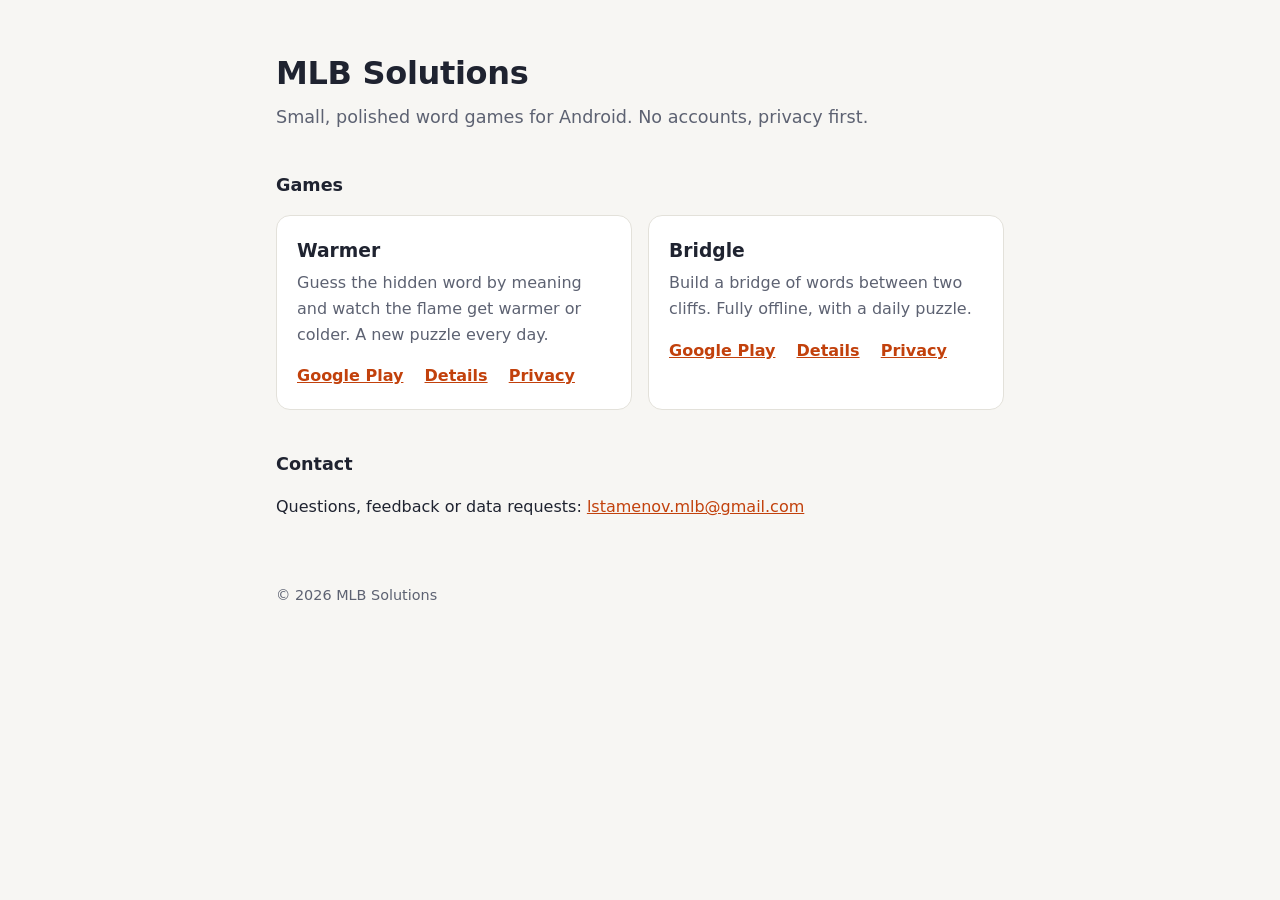
<file: index.html>
<!DOCTYPE html>
<html lang="en">
<head>
<meta charset="utf-8">
<meta name="viewport" content="width=device-width, initial-scale=1">
<title>MLB Solutions</title>
<meta name="description" content="MLB Solutions builds small, polished word games for Android. No accounts, privacy first.">
<link rel="stylesheet" href="/style.css">
</head>
<body>
<header>
  <h1>MLB Solutions</h1>
  <p class="lead">Small, polished word games for Android. No accounts, privacy first.</p>
</header>
<main>
  <h2>Games</h2>
  <div class="games">
    <section class="card">
      <h3>Warmer</h3>
      <p>Guess the hidden word by meaning and watch the flame get warmer or colder. A new puzzle every day.</p>
      <div class="links">
        <a href="https://play.google.com/store/apps/details?id=com.warmer.app">Google Play</a>
        <a href="/warmer/">Details</a>
        <a href="/warmer/privacy.html">Privacy</a>
      </div>
    </section>
    <section class="card">
      <h3>Bridgle</h3>
      <p>Build a bridge of words between two cliffs. Fully offline, with a daily puzzle.</p>
      <div class="links">
        <a href="https://play.google.com/store/apps/details?id=com.lyudmil.bridgle.app">Google Play</a>
        <a href="/bridgle/">Details</a>
        <a href="/bridgle/privacy.html">Privacy</a>
      </div>
    </section>
  </div>
  <h2>Contact</h2>
  <p>Questions, feedback or data requests: <a href="mailto:lstamenov.mlb@gmail.com">lstamenov.mlb@gmail.com</a></p>
</main>
<footer>&copy; 2026 MLB Solutions</footer>
</body>
</html>
</file>
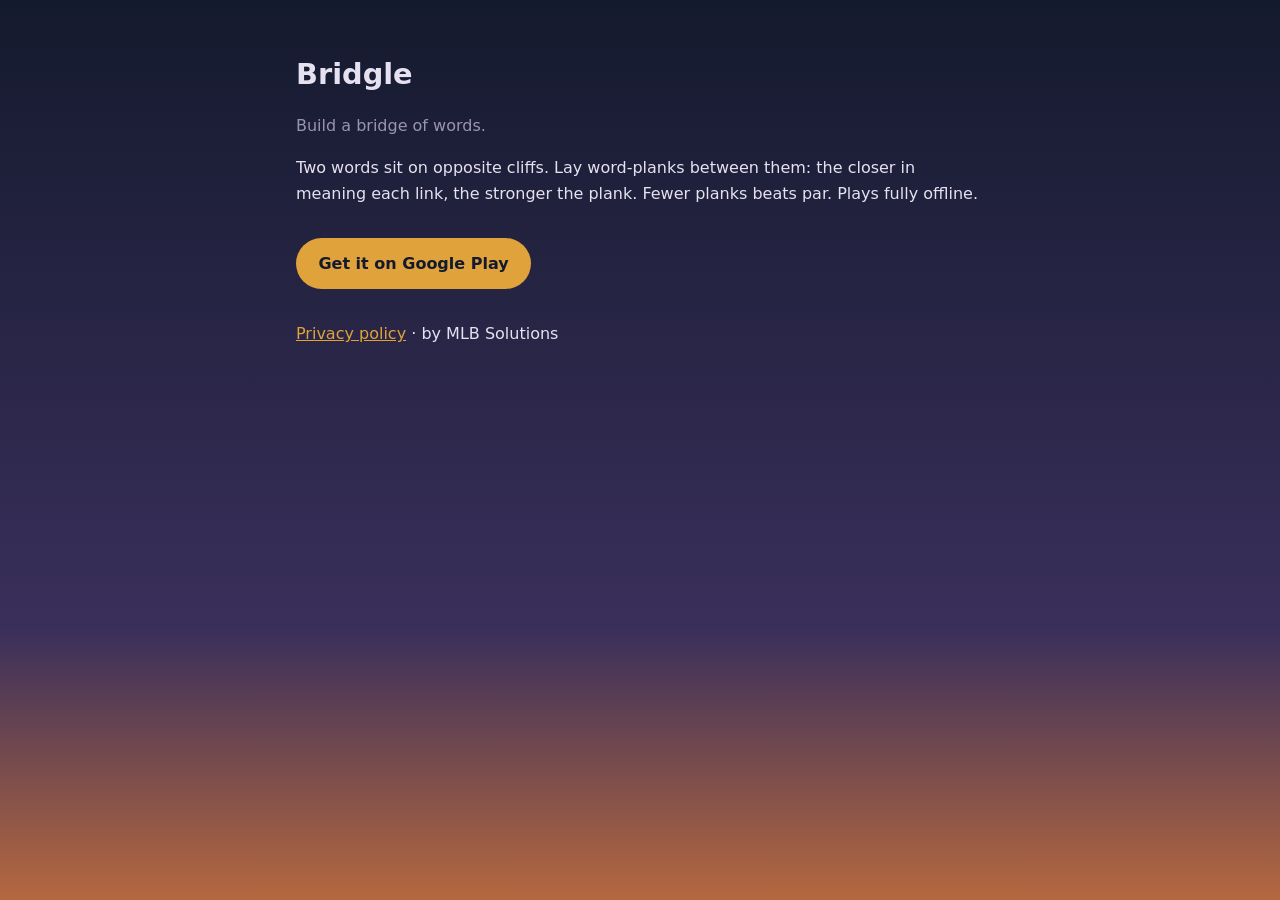
<file: bridgle/index.html>
<!DOCTYPE html>
<html lang="en">
<head>
<meta charset="utf-8">
<meta name="viewport" content="width=device-width, initial-scale=1">
<title>Bridgle</title>
<meta name="description" content="Bridgle: build a bridge of words between two cliffs. Offline word game for Android.">
<link rel="stylesheet" href="style.css">
</head>
<body>
<main>
  <h1>Bridgle</h1>
  <p class="muted">Build a bridge of words.</p>
  <p>Two words sit on opposite cliffs. Lay word-planks between them: the closer in meaning each link, the stronger the plank. Fewer planks beats par. Plays fully offline.</p>
  <a class="button" href="https://play.google.com/store/apps/details?id=com.lyudmil.bridgle.app">Get it on Google Play</a>
  <p><a href="privacy.html">Privacy policy</a> · by MLB Solutions</p>
</main>
</body>
</html>
</file>
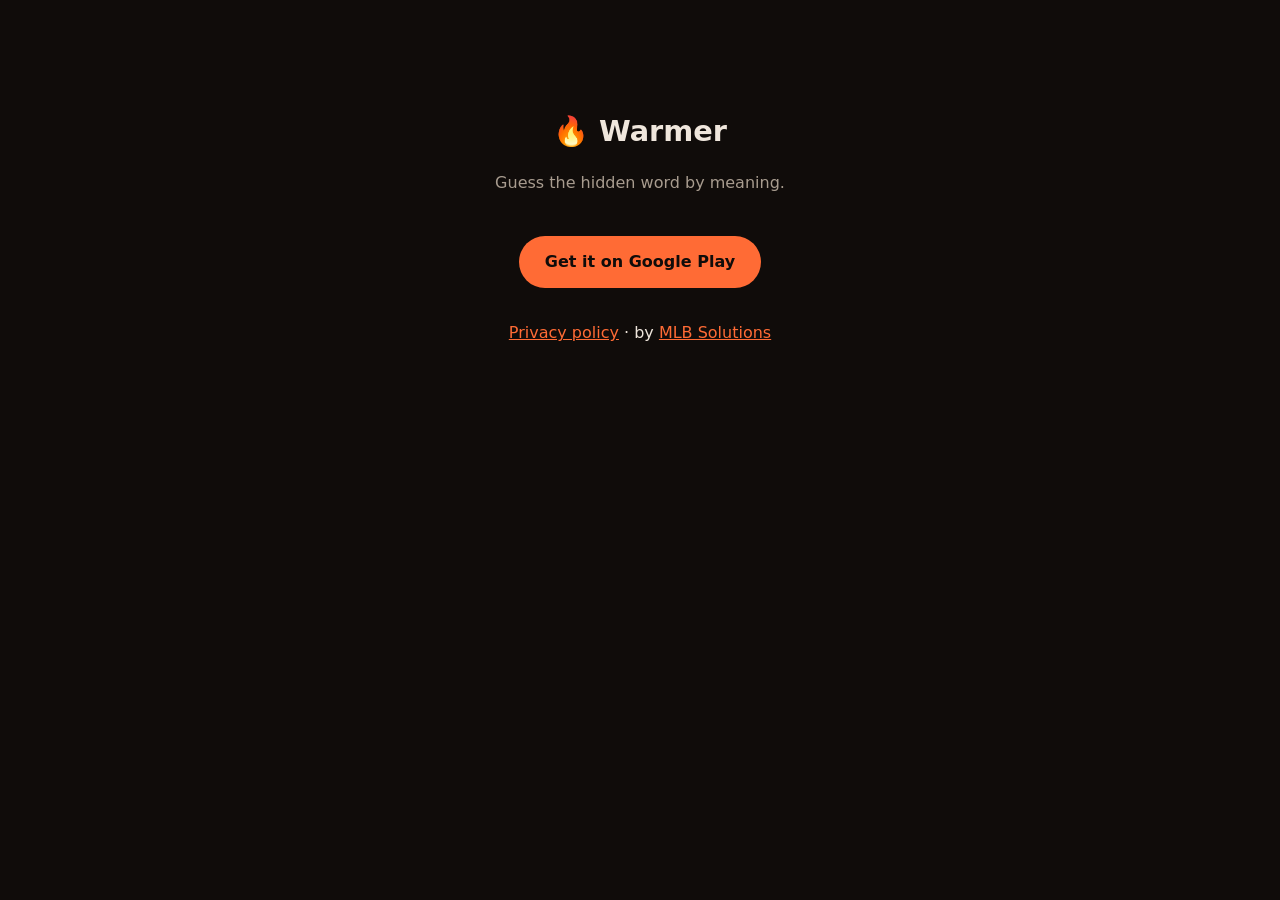
<file: warmer/index.html>
<!DOCTYPE html>
<html lang="en">
<head>
<meta charset="utf-8">
<meta name="viewport" content="width=device-width, initial-scale=1">
<title>Warmer</title>
<meta name="description" content="Warmer: guess the hidden word by meaning and get warmer or colder. Word game for Android.">
<link rel="stylesheet" href="style.css">
</head>
<body>
<main class="center">
  <h1>🔥 Warmer</h1>
  <p class="muted">Guess the hidden word by meaning.</p>
  <a class="button" href="https://play.google.com/store/apps/details?id=com.warmer.app">Get it on Google Play</a>
  <p><a href="privacy.html">Privacy policy</a> · by <a href="/">MLB Solutions</a></p>
</main>
</body>
</html>
</file>
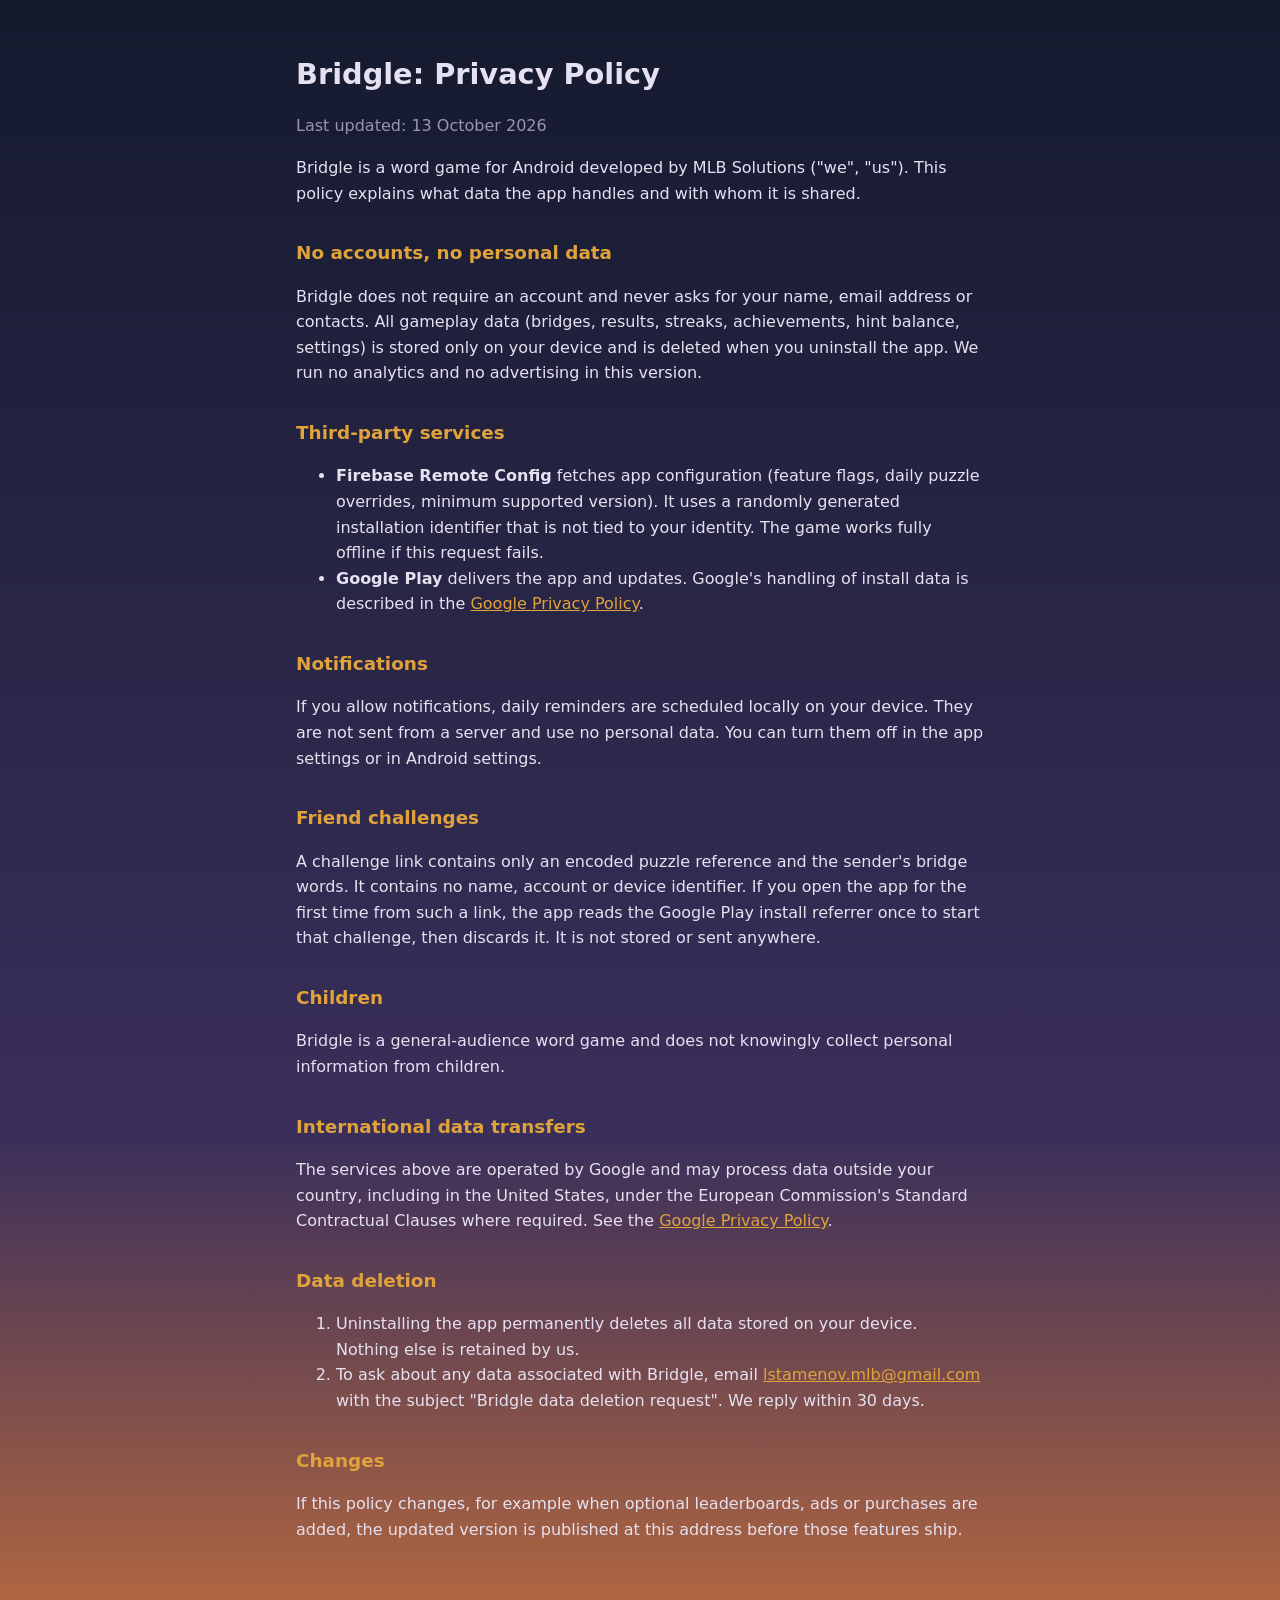
<file: bridgle/privacy.html>
<!DOCTYPE html>
<html lang="en">
<head>
<meta charset="utf-8">
<meta name="viewport" content="width=device-width, initial-scale=1">
<title>Bridgle: Privacy Policy</title>
<link rel="stylesheet" href="style.css">
</head>
<body>
<main>
<h1>Bridgle: Privacy Policy</h1>
<p class="muted">Last updated: 13 October 2026</p>

<p>Bridgle is a word game for Android developed by MLB Solutions ("we", "us"). This policy explains what data the app handles and with whom it is shared.</p>

<h2>No accounts, no personal data</h2>
<p>Bridgle does not require an account and never asks for your name, email address or contacts. All gameplay data (bridges, results, streaks, achievements, hint balance, settings) is stored only on your device and is deleted when you uninstall the app. We run no analytics and no advertising in this version.</p>

<h2>Third-party services</h2>
<ul>
  <li><strong>Firebase Remote Config</strong> fetches app configuration (feature flags, daily puzzle overrides, minimum supported version). It uses a randomly generated installation identifier that is not tied to your identity. The game works fully offline if this request fails.</li>
  <li><strong>Google Play</strong> delivers the app and updates. Google's handling of install data is described in the <a href="https://policies.google.com/privacy">Google Privacy Policy</a>.</li>
</ul>

<h2>Notifications</h2>
<p>If you allow notifications, daily reminders are scheduled locally on your device. They are not sent from a server and use no personal data. You can turn them off in the app settings or in Android settings.</p>

<h2>Friend challenges</h2>
<p>A challenge link contains only an encoded puzzle reference and the sender's bridge words. It contains no name, account or device identifier. If you open the app for the first time from such a link, the app reads the Google Play install referrer once to start that challenge, then discards it. It is not stored or sent anywhere.</p>

<h2>Children</h2>
<p>Bridgle is a general-audience word game and does not knowingly collect personal information from children.</p>

<h2>International data transfers</h2>
<p>The services above are operated by Google and may process data outside your country, including in the United States, under the European Commission's Standard Contractual Clauses where required. See the <a href="https://policies.google.com/privacy">Google Privacy Policy</a>.</p>

<h2 id="data-deletion">Data deletion</h2>
<ol>
  <li>Uninstalling the app permanently deletes all data stored on your device. Nothing else is retained by us.</li>
  <li>To ask about any data associated with Bridgle, email <a href="mailto:lstamenov.mlb@gmail.com">lstamenov.mlb@gmail.com</a> with the subject "Bridgle data deletion request". We reply within 30 days.</li>
</ol>

<h2>Changes</h2>
<p>If this policy changes, for example when optional leaderboards, ads or purchases are added, the updated version is published at this address before those features ship.</p>
</main>
</body>
</html>
</file>
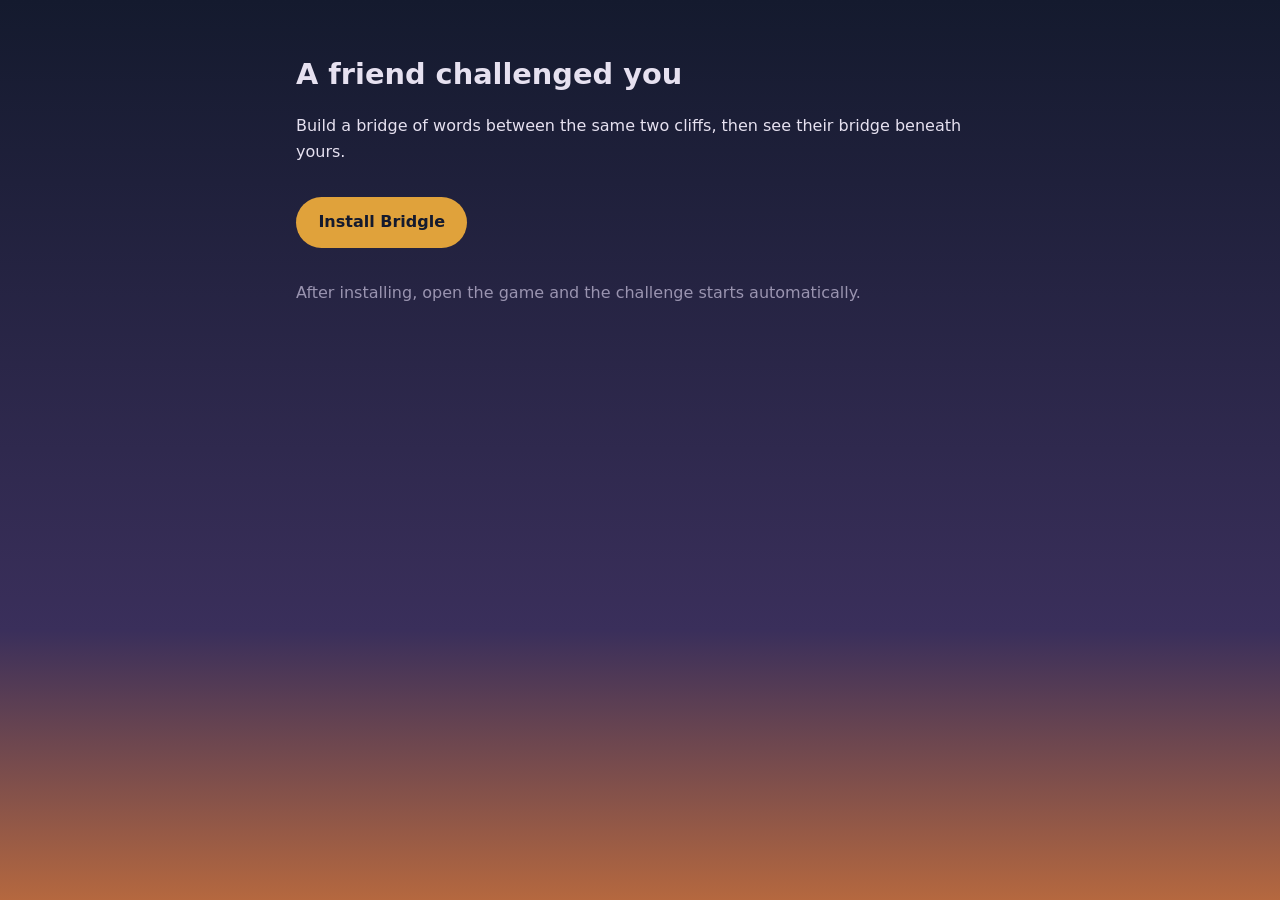
<file: bridgle/s.html>
<!DOCTYPE html>
<html lang="en">
<head>
<meta charset="utf-8">
<meta name="viewport" content="width=device-width, initial-scale=1">
<meta name="robots" content="noindex">
<title>Bridgle challenge</title>
<link rel="stylesheet" href="style.css">
</head>
<body>
<main>
  <h1>A friend challenged you</h1>
  <p>Build a bridge of words between the same two cliffs, then see their bridge beneath yours.</p>
  <a id="play" class="button" href="https://play.google.com/store/apps/details?id=com.lyudmil.bridgle.app">Install Bridgle</a>
  <p class="muted">After installing, open the game and the challenge starts automatically.</p>
</main>
<script>
  var PACKAGE = "com.lyudmil.bridgle.app";
  var payload = location.search.replace(/^\?/, "");
  var url = "https://play.google.com/store/apps/details?id=" + PACKAGE +
    (payload ? "&referrer=" + encodeURIComponent(payload) : "");
  document.getElementById("play").href = url;
  if (/Android/i.test(navigator.userAgent)) setTimeout(function () { location.replace(url); }, 800);
</script>
</body>
</html>
</file>
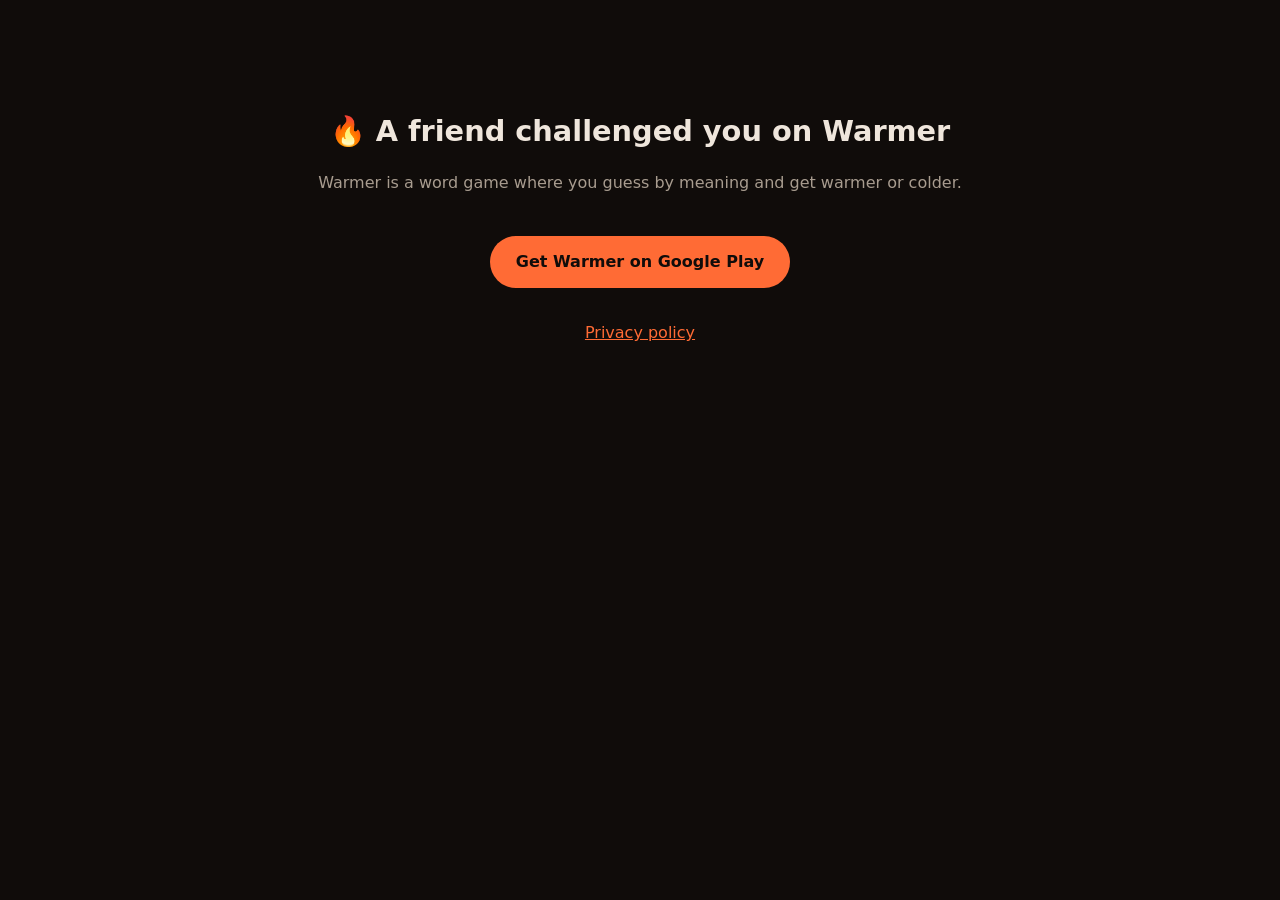
<file: warmer/c.html>
<!DOCTYPE html>
<html lang="en">
<head>
<meta charset="utf-8">
<meta name="viewport" content="width=device-width, initial-scale=1">
<title>Warmer: a friend challenged you</title>
<meta name="robots" content="noindex">
<link rel="stylesheet" href="style.css">
</head>
<body>
<main class="center">
  <h1>🔥 A friend challenged you on Warmer</h1>
  <p class="muted">Warmer is a word game where you guess by meaning and get warmer or colder.</p>
  <a class="button" id="play" href="https://play.google.com/store/apps/details?id=com.warmer.app">Get Warmer on Google Play</a>
  <p><a href="privacy.html">Privacy policy</a></p>
</main>
<script>
// carry the challenge through the install: Play hands "referrer" to the app on first launch
var q = location.search.replace(/^\?/, "");
if (q) document.getElementById("play").href += "&referrer=" + encodeURIComponent(q);
</script>
</body>
</html>
</file>
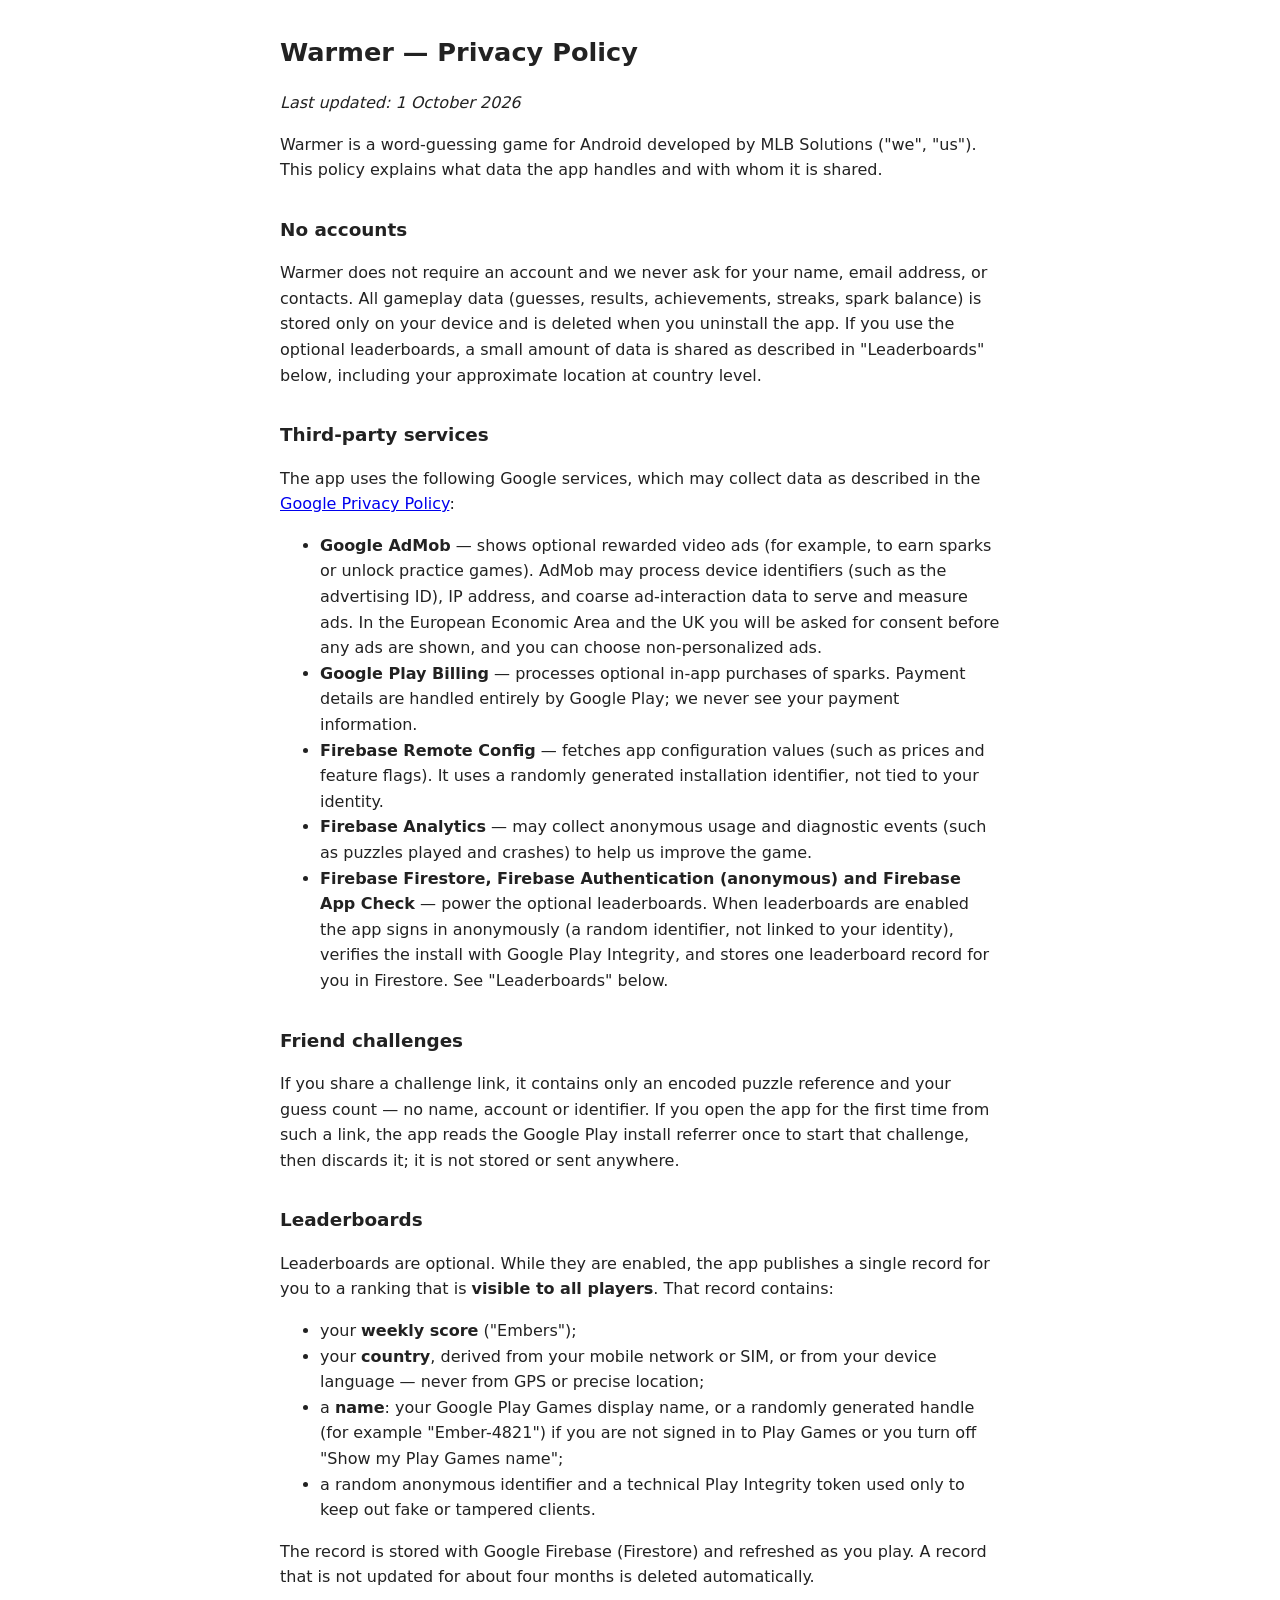
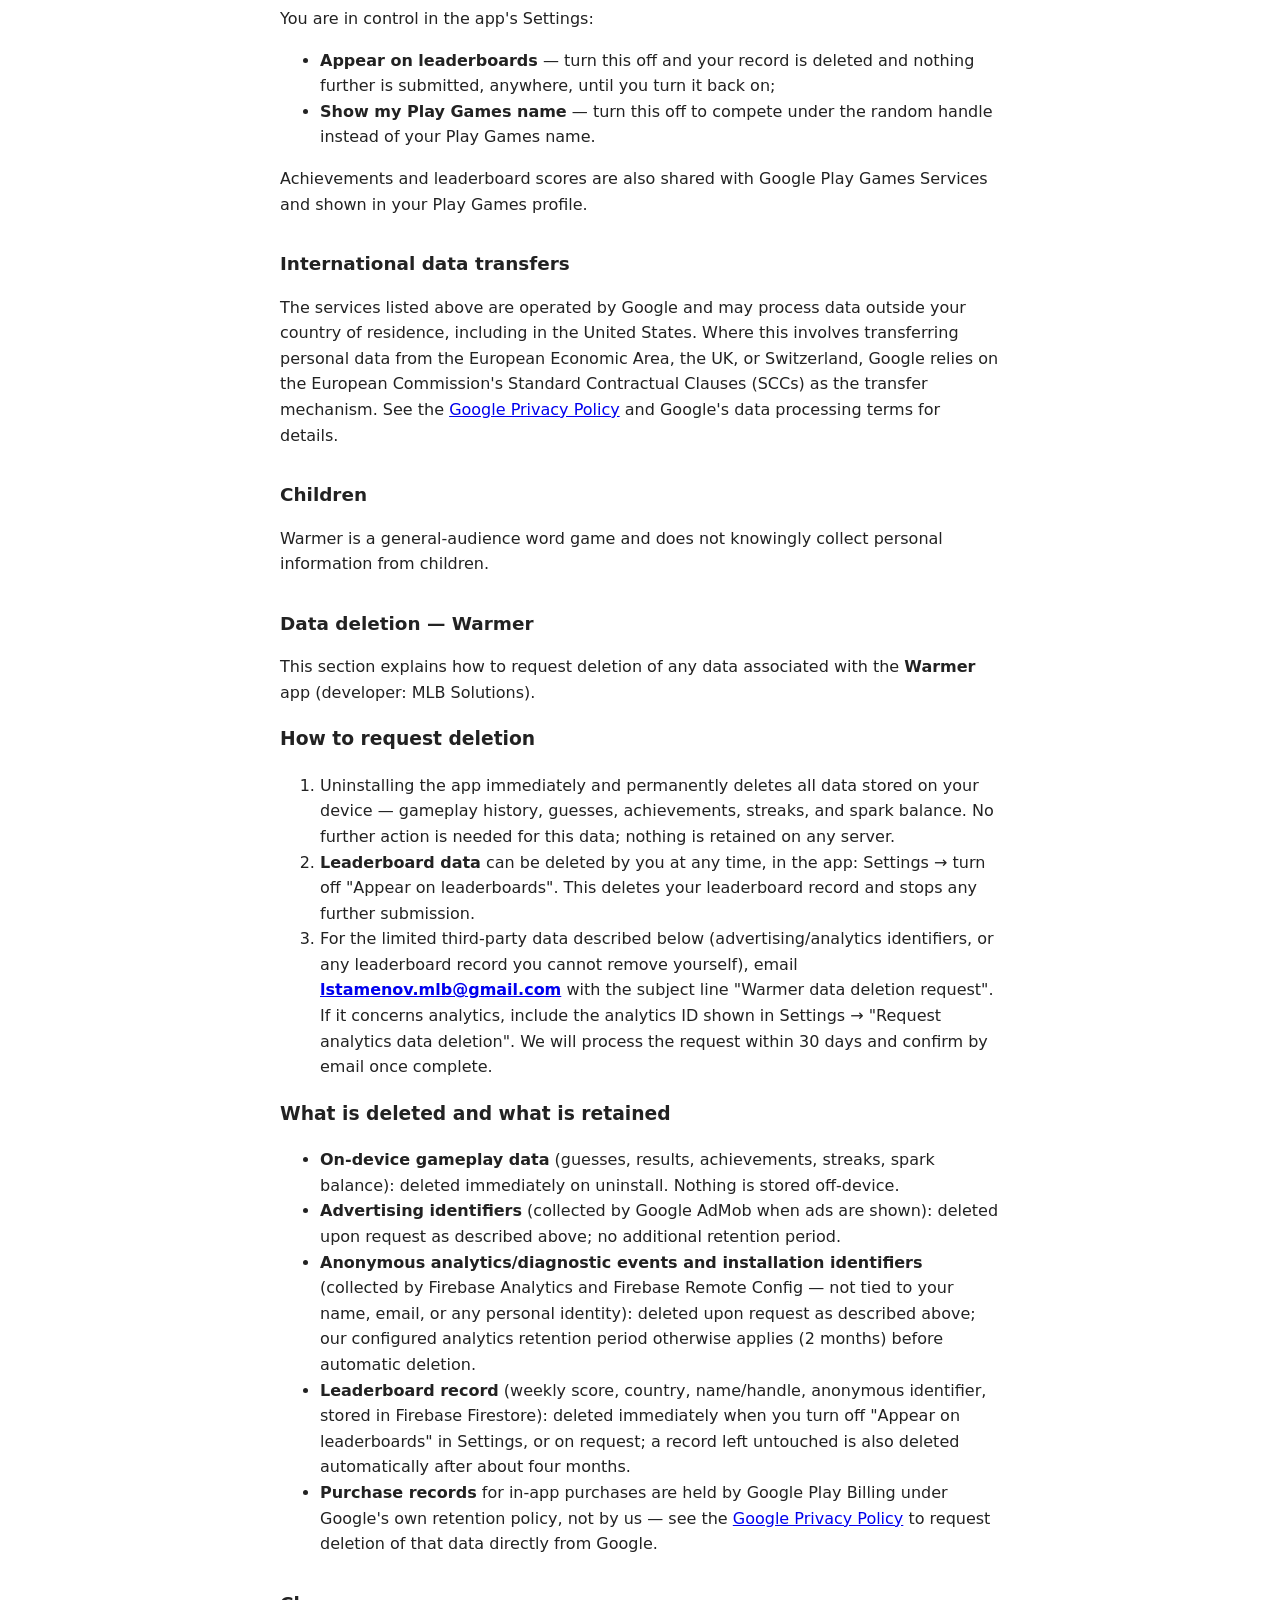
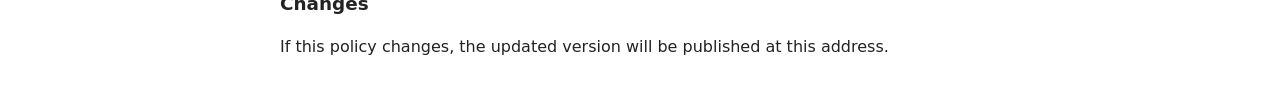
<file: warmer/privacy.html>
<!DOCTYPE html>
<html lang="en">
<head>
<meta charset="utf-8">
<meta name="viewport" content="width=device-width, initial-scale=1">
<title>Warmer: Privacy Policy</title>
<style>
  body { font-family: system-ui, sans-serif; max-width: 720px; margin: 2rem auto; padding: 0 1rem; line-height: 1.6; color: #222; }
  h1 { font-size: 1.6rem; } h2 { font-size: 1.15rem; margin-top: 2rem; }
  @media (prefers-color-scheme: dark) { body { background: #16120e; color: #e8e0d6; } a { color: #f0a860; } }
</style>
</head>
<body>
<h1>Warmer — Privacy Policy</h1>
<p><em>Last updated: 1 October 2026</em></p>

<p>Warmer is a word-guessing game for Android developed by MLB Solutions
("we", "us"). This policy explains what data the app handles and with whom it is shared.</p>

<h2>No accounts</h2>
<p>Warmer does not require an account and we never ask for your name, email address, or
contacts. All gameplay data (guesses, results, achievements, streaks, spark balance) is
stored only on your device and is deleted when you uninstall the app. If you use the
optional leaderboards, a small amount of data is shared as described in "Leaderboards"
below, including your approximate location at country level.</p>

<h2>Third-party services</h2>
<p>The app uses the following Google services, which may collect data as described in the
<a href="https://policies.google.com/privacy">Google Privacy Policy</a>:</p>
<ul>
  <li><strong>Google AdMob</strong> — shows optional rewarded video ads (for example, to
  earn sparks or unlock practice games). AdMob may process device identifiers (such as
  the advertising ID), IP address, and coarse ad-interaction data to serve and measure ads.
  In the European Economic Area and the UK you will be asked for consent before any ads
  are shown, and you can choose non-personalized ads.</li>
  <li><strong>Google Play Billing</strong> — processes optional in-app purchases of sparks.
  Payment details are handled entirely by Google Play; we never see your payment
  information.</li>
  <li><strong>Firebase Remote Config</strong> — fetches app configuration values (such as
  prices and feature flags). It uses a randomly generated installation identifier, not
  tied to your identity.</li>
  <li><strong>Firebase Analytics</strong> — may collect anonymous usage and diagnostic
  events (such as puzzles played and crashes) to help us improve the game.</li>
  <li><strong>Firebase Firestore, Firebase Authentication (anonymous) and Firebase App
  Check</strong> — power the optional leaderboards. When leaderboards are enabled the app
  signs in anonymously (a random identifier, not linked to your identity), verifies the
  install with Google Play Integrity, and stores one leaderboard record for you in
  Firestore. See "Leaderboards" below.</li>
</ul>

<h2>Friend challenges</h2>
<p>If you share a challenge link, it contains only an encoded puzzle reference and your guess
count — no name, account or identifier. If you open the app for the first time from such a link,
the app reads the Google Play install referrer once to start that challenge, then discards it;
it is not stored or sent anywhere.</p>

<h2>Leaderboards</h2>
<p>Leaderboards are optional. While they are enabled, the app publishes a single record
for you to a ranking that is <strong>visible to all players</strong>. That record
contains:</p>
<ul>
  <li>your <strong>weekly score</strong> ("Embers");</li>
  <li>your <strong>country</strong>, derived from your mobile network or SIM, or from your
  device language — never from GPS or precise location;</li>
  <li>a <strong>name</strong>: your Google Play Games display name, or a randomly generated
  handle (for example "Ember-4821") if you are not signed in to Play Games or you turn off
  "Show my Play Games name";</li>
  <li>a random anonymous identifier and a technical Play Integrity token used only to keep
  out fake or tampered clients.</li>
</ul>
<p>The record is stored with Google Firebase (Firestore) and refreshed as you play. A
record that is not updated for about four months is deleted automatically.</p>
<p>You are in control in the app's Settings:</p>
<ul>
  <li><strong>Appear on leaderboards</strong> — turn this off and your record is deleted
  and nothing further is submitted, anywhere, until you turn it back on;</li>
  <li><strong>Show my Play Games name</strong> — turn this off to compete under the random
  handle instead of your Play Games name.</li>
</ul>
<p>Achievements and leaderboard scores are also shared with Google Play Games Services and
shown in your Play Games profile.</p>

<h2>International data transfers</h2>
<p>The services listed above are operated by Google and may process data outside your
country of residence, including in the United States. Where this involves transferring
personal data from the European Economic Area, the UK, or Switzerland, Google relies on
the European Commission's Standard Contractual Clauses (SCCs) as the transfer mechanism.
See the <a href="https://policies.google.com/privacy">Google Privacy Policy</a> and
Google's data processing terms for details.</p>

<h2>Children</h2>
<p>Warmer is a general-audience word game and does not knowingly collect personal
information from children.</p>

<h2 id="data-deletion">Data deletion — Warmer</h2>
<p>This section explains how to request deletion of any data associated with the
<strong>Warmer</strong> app (developer: MLB Solutions).</p>

<h3>How to request deletion</h3>
<ol>
  <li>Uninstalling the app immediately and permanently deletes all data stored on your
  device — gameplay history, guesses, achievements, streaks, and spark balance. No
  further action is needed for this data; nothing is retained on any server.</li>
  <li><strong>Leaderboard data</strong> can be deleted by you at any time, in the app:
  Settings &rarr; turn off "Appear on leaderboards". This deletes your leaderboard record
  and stops any further submission.</li>
  <li>For the limited third-party data described below (advertising/analytics identifiers,
  or any leaderboard record you cannot remove yourself), email
  <strong><a href="mailto:lstamenov.mlb@gmail.com">lstamenov.mlb@gmail.com</a></strong>
  with the subject line "Warmer data deletion request". If it concerns analytics, include
  the analytics ID shown in Settings &rarr; "Request analytics data deletion". We will
  process the request within 30 days and confirm by email once complete.</li>
</ol>

<h3>What is deleted and what is retained</h3>
<ul>
  <li><strong>On-device gameplay data</strong> (guesses, results, achievements, streaks,
  spark balance): deleted immediately on uninstall. Nothing is stored off-device.</li>
  <li><strong>Advertising identifiers</strong> (collected by Google AdMob when ads are
  shown): deleted upon request as described above; no additional retention period.</li>
  <li><strong>Anonymous analytics/diagnostic events and installation identifiers</strong>
  (collected by Firebase Analytics and Firebase Remote Config — not tied to your name,
  email, or any personal identity): deleted upon request as described above; our
  configured analytics retention period otherwise applies (2 months) before automatic
  deletion.</li>
  <li><strong>Leaderboard record</strong> (weekly score, country, name/handle, anonymous
  identifier, stored in Firebase Firestore): deleted immediately when you turn off
  "Appear on leaderboards" in Settings, or on request; a record left untouched is also
  deleted automatically after about four months.</li>
  <li><strong>Purchase records</strong> for in-app purchases are held by Google Play
  Billing under Google's own retention policy, not by us — see the
  <a href="https://policies.google.com/privacy">Google Privacy Policy</a> to request
  deletion of that data directly from Google.</li>
</ul>

<h2>Changes</h2>
<p>If this policy changes, the updated version will be published at this address.</p>
</body>
</html>
</file>
<file: style.css>
:root { color-scheme: light dark; --bg: #f7f6f3; --fg: #1f2330; --muted: #5d6272; --card: #fff; --line: #e3e1da; --accent: #c2410c; }
@media (prefers-color-scheme: dark) { :root { --bg: #14161d; --fg: #e9e7e2; --muted: #9a9eac; --card: #1c1f29; --line: #2b2f3b; --accent: #f08a4b; } }
* { box-sizing: border-box; }
body { margin: 0; background: var(--bg); color: var(--fg); font: 16px/1.6 system-ui, -apple-system, "Segoe UI", sans-serif; }
header, main, footer { max-width: 760px; margin: 0 auto; padding: 0 1rem; }
header { padding-top: 3rem; }
h1 { font-size: 2rem; margin: 0 0 .25rem; letter-spacing: -.01em; }
h2 { font-size: 1.1rem; margin: 2.5rem 0 1rem; }
.lead { color: var(--muted); font-size: 1.1rem; margin: 0; }
a { color: var(--accent); }
.games { display: grid; gap: 1rem; grid-template-columns: repeat(auto-fit, minmax(280px, 1fr)); }
.card { background: var(--card); border: 1px solid var(--line); border-radius: 14px; padding: 1.25rem; }
.card h3 { margin: 0 0 .25rem; }
.card p { margin: 0 0 1rem; color: var(--muted); }
.card .links a { margin-right: 1rem; font-weight: 600; }
footer { padding: 3rem 1rem 2rem; color: var(--muted); font-size: .9rem; }
</file>
<file: bridgle/style.css>
:root { color-scheme: dark; --bg: #141a2e; --fg: #e6e1f0; --accent: #e0a23b; --muted: #9a94b0; }
* { box-sizing: border-box; }
body { margin: 0; background: linear-gradient(#141a2e, #3a2f5b 70%, #b5683f); min-height: 100vh; color: var(--fg); font: 16px/1.6 system-ui, sans-serif; }
main { max-width: 720px; margin: 0 auto; padding: 2rem 1rem 4rem; }
h1 { font-size: 1.8rem; margin-bottom: .25rem; }
h2 { font-size: 1.15rem; margin-top: 2rem; color: var(--accent); }
a { color: var(--accent); }
.muted { color: var(--muted); }
.button { display: inline-block; margin: 1rem 0; padding: .8rem 1.4rem; border-radius: 999px; background: var(--accent); color: #141a2e; font-weight: 700; text-decoration: none; }
</file>
<file: warmer/style.css>
:root { color-scheme: dark; --fg: #efe6dc; --muted: #a89c8f; --accent: #ff6b35; }
* { box-sizing: border-box; }
body { margin: 0; background: #100c0a; color: var(--fg); font: 16px/1.6 system-ui, -apple-system, "Segoe UI", sans-serif; }
main { max-width: 720px; margin: 0 auto; padding: 3rem 1rem 4rem; }
h1 { font-size: 1.8rem; margin: 0 0 .25rem; }
h2 { font-size: 1.15rem; margin-top: 2rem; color: var(--accent); }
a { color: var(--accent); }
.muted { color: var(--muted); }
.center { text-align: center; padding-top: 12vh; }
.button { display: inline-block; margin: 1.5rem 0 1rem; padding: .85rem 1.6rem; border-radius: 999px; background: var(--accent); color: #100c0a; font-weight: 700; text-decoration: none; }
</file>
